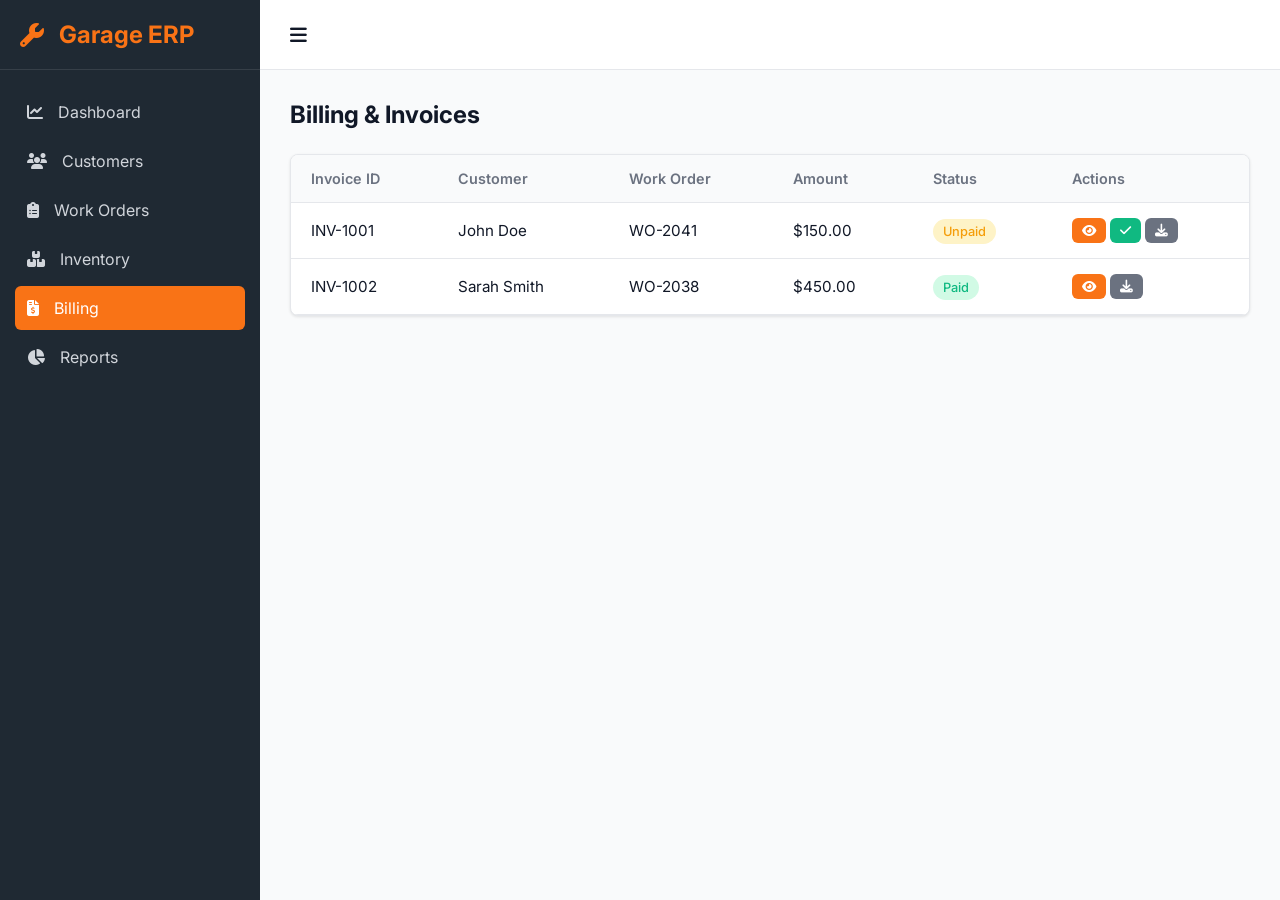
<file: billing.html>
<!-- billing.html -->
<!DOCTYPE html>
<html lang="en">
<head>
    <meta charset="UTF-8">
    <meta name="viewport" content="width=device-width, initial-scale=1.0">
    <title>Billing - Garage ERP</title>
    <link rel="stylesheet" href="https://cdnjs.cloudflare.com/ajax/libs/font-awesome/6.4.0/css/all.min.css">
    <link rel="stylesheet" href="css/style.css">
</head>
<body>

<div class="app-container">
    <aside class="sidebar" id="sidebar">
        <div class="sidebar-logo"><i class="fa-solid fa-wrench"></i><span class="logo-text">Garage ERP</span></div>
        <ul class="sidebar-menu">
            <li><a href="index.html"><i class="fa-solid fa-chart-line"></i> <span class="menu-text">Dashboard</span></a></li>
            <li><a href="customers.html"><i class="fa-solid fa-users"></i> <span class="menu-text">Customers</span></a></li>
            <li><a href="work-orders.html"><i class="fa-solid fa-clipboard-list"></i> <span class="menu-text">Work Orders</span></a></li>
            <li><a href="inventory.html"><i class="fa-solid fa-boxes-stacked"></i> <span class="menu-text">Inventory</span></a></li>
            <li><a href="billing.html" class="active"><i class="fa-solid fa-file-invoice-dollar"></i> <span class="menu-text">Billing</span></a></li>
            <li><a href="reports.html"><i class="fa-solid fa-chart-pie"></i> <span class="menu-text">Reports</span></a></li>
        </ul>
    </aside>

    <main class="main-wrapper" id="main-wrapper">
        <header class="top-nav">
            <div class="nav-left"><button id="sidebar-toggle"><i class="fa-solid fa-bars"></i></button></div>
        </header>

        <div class="content-area">
            <div class="page-header">
                <h2>Billing & Invoices</h2>
            </div>

            <div class="table-container">
                <table>
                    <thead>
                        <tr>
                            <th>Invoice ID</th>
                            <th>Customer</th>
                            <th>Work Order</th>
                            <th>Amount</th>
                            <th>Status</th>
                            <th>Actions</th>
                        </tr>
                    </thead>
                    <tbody>
                        <tr>
                            <td>INV-1001</td>
                            <td>John Doe</td>
                            <td>WO-2041</td>
                            <td>$150.00</td>
                            <td><span class="status-badge status-pending">Unpaid</span></td>
                            <td>
                                <button class="btn-primary" style="padding: 5px 10px; font-size: 0.8rem;" title="View Invoice"><i class="fa-solid fa-eye"></i></button>
                                <button class="btn-primary" style="padding: 5px 10px; font-size: 0.8rem; background: #10B981;" title="Mark Paid"><i class="fa-solid fa-check"></i></button>
                                <button class="btn-primary" style="padding: 5px 10px; font-size: 0.8rem; background: #6B7280;" title="Download PDF"><i class="fa-solid fa-download"></i></button>
                            </td>
                        </tr>
                        <tr>
                            <td>INV-1002</td>
                            <td>Sarah Smith</td>
                            <td>WO-2038</td>
                            <td>$450.00</td>
                            <td><span class="status-badge status-completed">Paid</span></td>
                            <td>
                                <button class="btn-primary" style="padding: 5px 10px; font-size: 0.8rem;" title="View Invoice"><i class="fa-solid fa-eye"></i></button>
                                <button class="btn-primary" style="padding: 5px 10px; font-size: 0.8rem; background: #6B7280;" title="Download PDF"><i class="fa-solid fa-download"></i></button>
                            </td>
                        </tr>
                    </tbody>
                </table>
            </div>
        </div>
    </main>
</div>

<script src="js/app.js"></script>
</body>
</html>
</file>
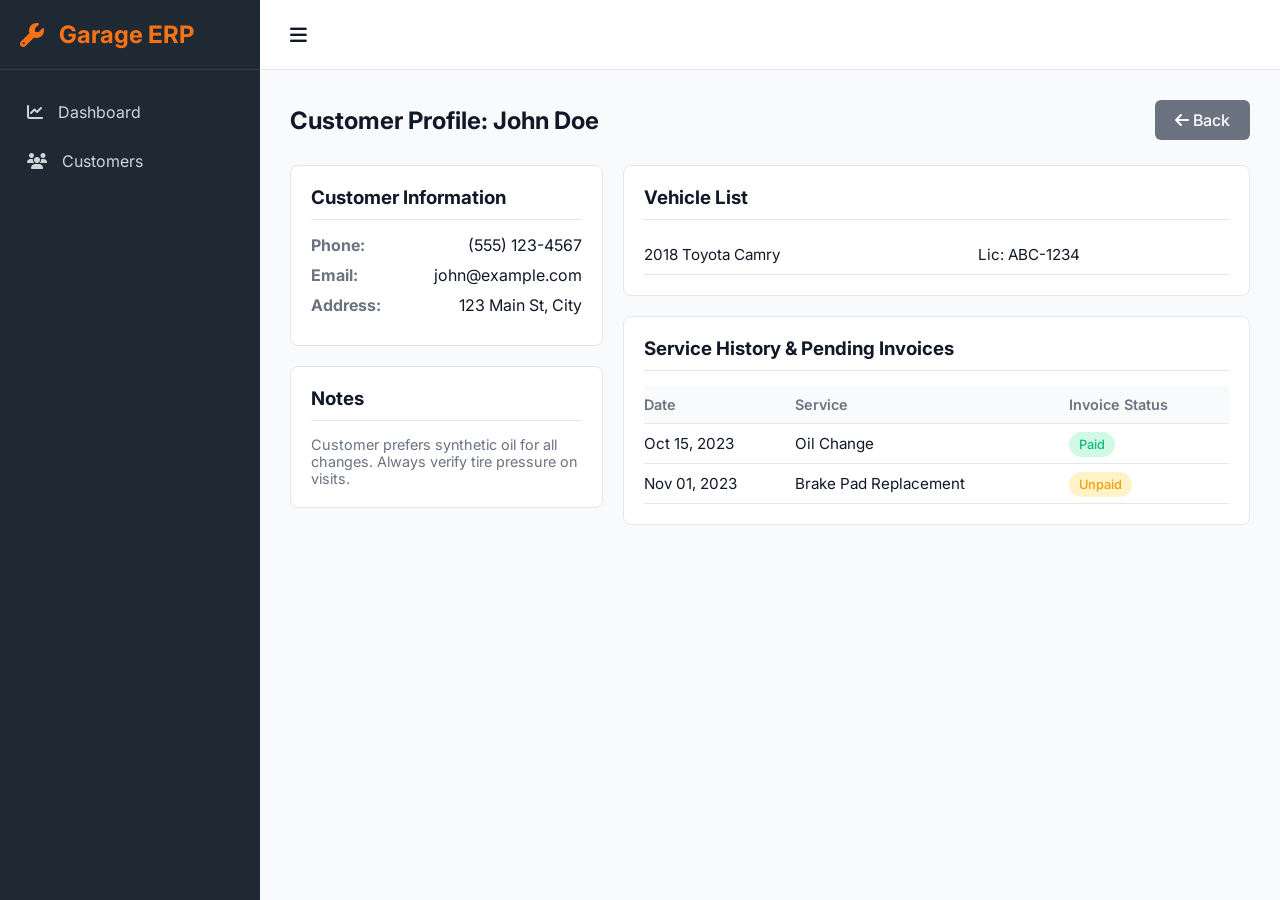
<file: customer-profile.html>
<!-- customer-profile.html -->
<!DOCTYPE html>
<html lang="en">
<head>
    <meta charset="UTF-8">
    <meta name="viewport" content="width=device-width, initial-scale=1.0">
    <title>Customer Profile - Garage ERP</title>
    <link rel="stylesheet" href="https://cdnjs.cloudflare.com/ajax/libs/font-awesome/6.4.0/css/all.min.css">
    <link rel="stylesheet" href="css/style.css">
    <style>
        .profile-grid { display: grid; grid-template-columns: 1fr 2fr; gap: 20px; }
        .profile-section { background: #fff; padding: 20px; border-radius: 8px; border: 1px solid var(--border-color); }
        .profile-section h3 { margin-bottom: 15px; border-bottom: 1px solid var(--border-color); padding-bottom: 10px;}
        .info-row { display: flex; justify-content: space-between; margin-bottom: 10px; }
        .info-row strong { color: var(--text-light); }
        @media(max-width: 768px) { .profile-grid { grid-template-columns: 1fr; } }
    </style>
</head>
<body>

<div class="app-container">
    <aside class="sidebar" id="sidebar">
        <!-- Sidebar menu -->
        <div class="sidebar-logo"><i class="fa-solid fa-wrench"></i><span class="logo-text">Garage ERP</span></div>
        <ul class="sidebar-menu">
            <li><a href="index.html"><i class="fa-solid fa-chart-line"></i> <span class="menu-text">Dashboard</span></a></li>
            <li><a href="customers.html" class="active"><i class="fa-solid fa-users"></i> <span class="menu-text">Customers</span></a></li>
        </ul>
    </aside>

    <main class="main-wrapper" id="main-wrapper">
        <header class="top-nav">
            <div class="nav-left"><button id="sidebar-toggle"><i class="fa-solid fa-bars"></i></button></div>
        </header>

        <div class="content-area">
            <div class="page-header">
                <h2>Customer Profile: John Doe</h2>
                <a href="customers.html" class="btn-primary" style="background:#6B7280; text-decoration:none;"><i class="fa-solid fa-arrow-left"></i> Back</a>
            </div>

            <div class="profile-grid">
                <!-- Left Column -->
                <div>
                    <div class="profile-section" style="margin-bottom: 20px;">
                        <h3>Customer Information</h3>
                        <div class="info-row"><strong>Phone:</strong> <span>(555) 123-4567</span></div>
                        <div class="info-row"><strong>Email:</strong> <span>john@example.com</span></div>
                        <div class="info-row"><strong>Address:</strong> <span>123 Main St, City</span></div>
                    </div>

                    <div class="profile-section">
                        <h3>Notes</h3>
                        <p style="font-size: 0.9rem; color: var(--text-light);">Customer prefers synthetic oil for all changes. Always verify tire pressure on visits.</p>
                    </div>
                </div>

                <!-- Right Column -->
                <div>
                    <div class="profile-section" style="margin-bottom: 20px;">
                        <h3>Vehicle List</h3>
                        <table style="width: 100%;">
                            <tr style="border-bottom: 1px solid #eee;">
                                <td style="padding: 10px 0;">2018 Toyota Camry</td>
                                <td style="padding: 10px 0;">Lic: ABC-1234</td>
                            </tr>
                        </table>
                    </div>

                    <div class="profile-section">
                        <h3>Service History & Pending Invoices</h3>
                        <table style="width: 100%;">
                            <tr>
                                <th style="padding: 10px 0;">Date</th>
                                <th style="padding: 10px 0;">Service</th>
                                <th style="padding: 10px 0;">Invoice Status</th>
                            </tr>
                            <tr style="border-bottom: 1px solid #eee;">
                                <td style="padding: 10px 0;">Oct 15, 2023</td>
                                <td style="padding: 10px 0;">Oil Change</td>
                                <td style="padding: 10px 0;"><span class="status-badge status-completed">Paid</span></td>
                            </tr>
                            <tr>
                                <td style="padding: 10px 0;">Nov 01, 2023</td>
                                <td style="padding: 10px 0;">Brake Pad Replacement</td>
                                <td style="padding: 10px 0;"><span class="status-badge status-pending">Unpaid</span></td>
                            </tr>
                        </table>
                    </div>
                </div>
            </div>
        </div>
    </main>
</div>

<script src="js/app.js"></script>
</body>
</html>
</file>
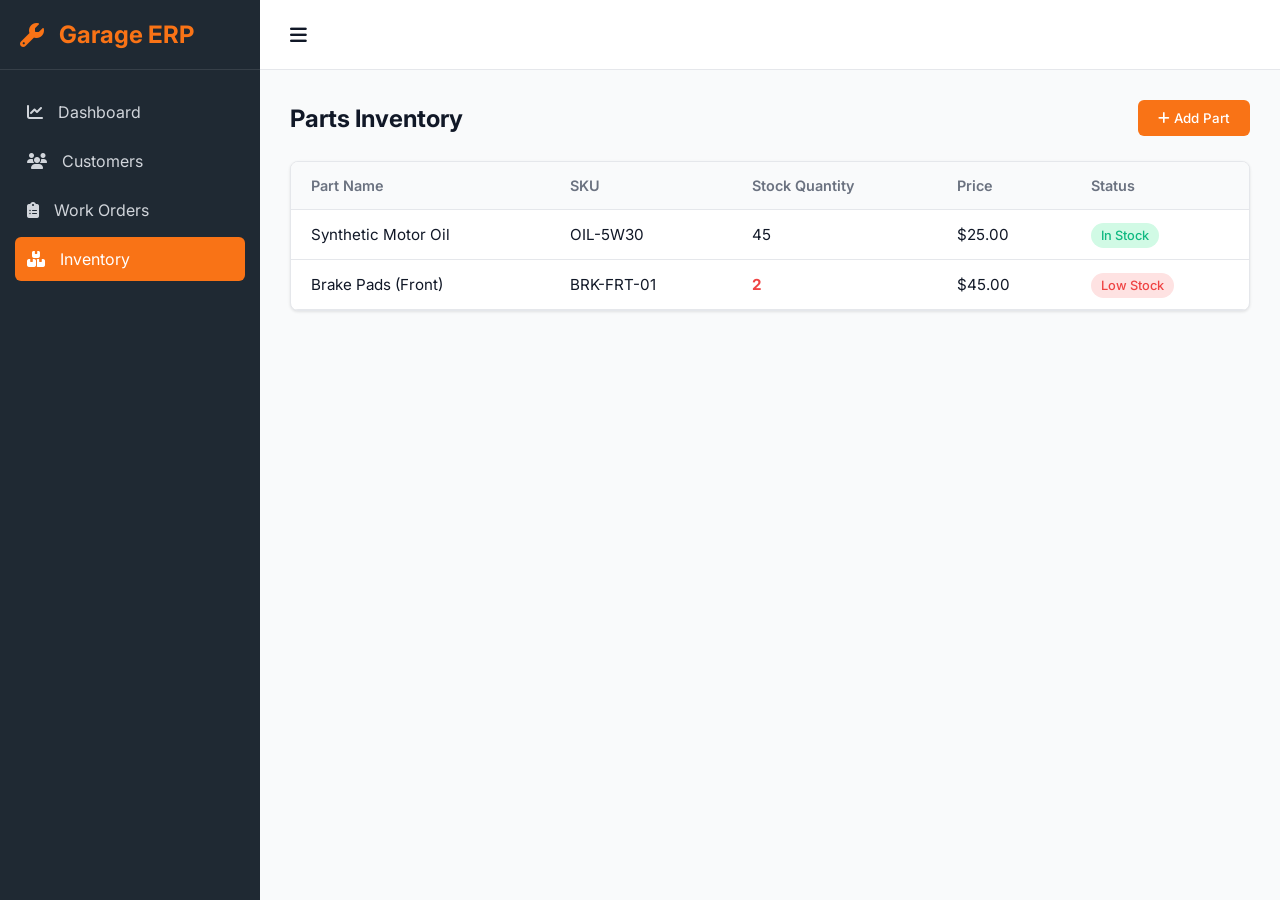
<file: inventory.html>
<!-- inventory.html -->
<!DOCTYPE html>
<html lang="en">
<head>
    <meta charset="UTF-8">
    <meta name="viewport" content="width=device-width, initial-scale=1.0">
    <title>Inventory - Garage ERP</title>
    <link rel="stylesheet" href="https://cdnjs.cloudflare.com/ajax/libs/font-awesome/6.4.0/css/all.min.css">
    <link rel="stylesheet" href="css/style.css">
</head>
<body>

<div class="app-container">
    <aside class="sidebar" id="sidebar">
        <div class="sidebar-logo"><i class="fa-solid fa-wrench"></i><span class="logo-text">Garage ERP</span></div>
        <ul class="sidebar-menu">
            <li><a href="index.html"><i class="fa-solid fa-chart-line"></i> <span class="menu-text">Dashboard</span></a></li>
            <li><a href="customers.html"><i class="fa-solid fa-users"></i> <span class="menu-text">Customers</span></a></li>
            <li><a href="work-orders.html"><i class="fa-solid fa-clipboard-list"></i> <span class="menu-text">Work Orders</span></a></li>
            <li><a href="inventory.html" class="active"><i class="fa-solid fa-boxes-stacked"></i> <span class="menu-text">Inventory</span></a></li>
        </ul>
    </aside>

    <main class="main-wrapper" id="main-wrapper">
        <header class="top-nav">
            <div class="nav-left"><button id="sidebar-toggle"><i class="fa-solid fa-bars"></i></button></div>
        </header>

        <div class="content-area">
            <div class="page-header">
                <h2>Parts Inventory</h2>
                <button class="btn-primary"><i class="fa-solid fa-plus"></i> Add Part</button>
            </div>

            <div class="table-container">
                <table>
                    <thead>
                        <tr>
                            <th>Part Name</th>
                            <th>SKU</th>
                            <th>Stock Quantity</th>
                            <th>Price</th>
                            <th>Status</th>
                        </tr>
                    </thead>
                    <tbody>
                        <tr>
                            <td>Synthetic Motor Oil</td>
                            <td>OIL-5W30</td>
                            <td>45</td>
                            <td>$25.00</td>
                            <td><span class="status-badge status-completed">In Stock</span></td>
                        </tr>
                        <tr>
                            <td>Brake Pads (Front)</td>
                            <td>BRK-FRT-01</td>
                            <td style="color:var(--danger); font-weight:bold;">2</td>
                            <td>$45.00</td>
                            <td><span class="status-badge status-danger">Low Stock</span></td>
                        </tr>
                    </tbody>
                </table>
            </div>
        </div>
    </main>
</div>

<script src="js/app.js"></script>
</body>
</html>
</file>
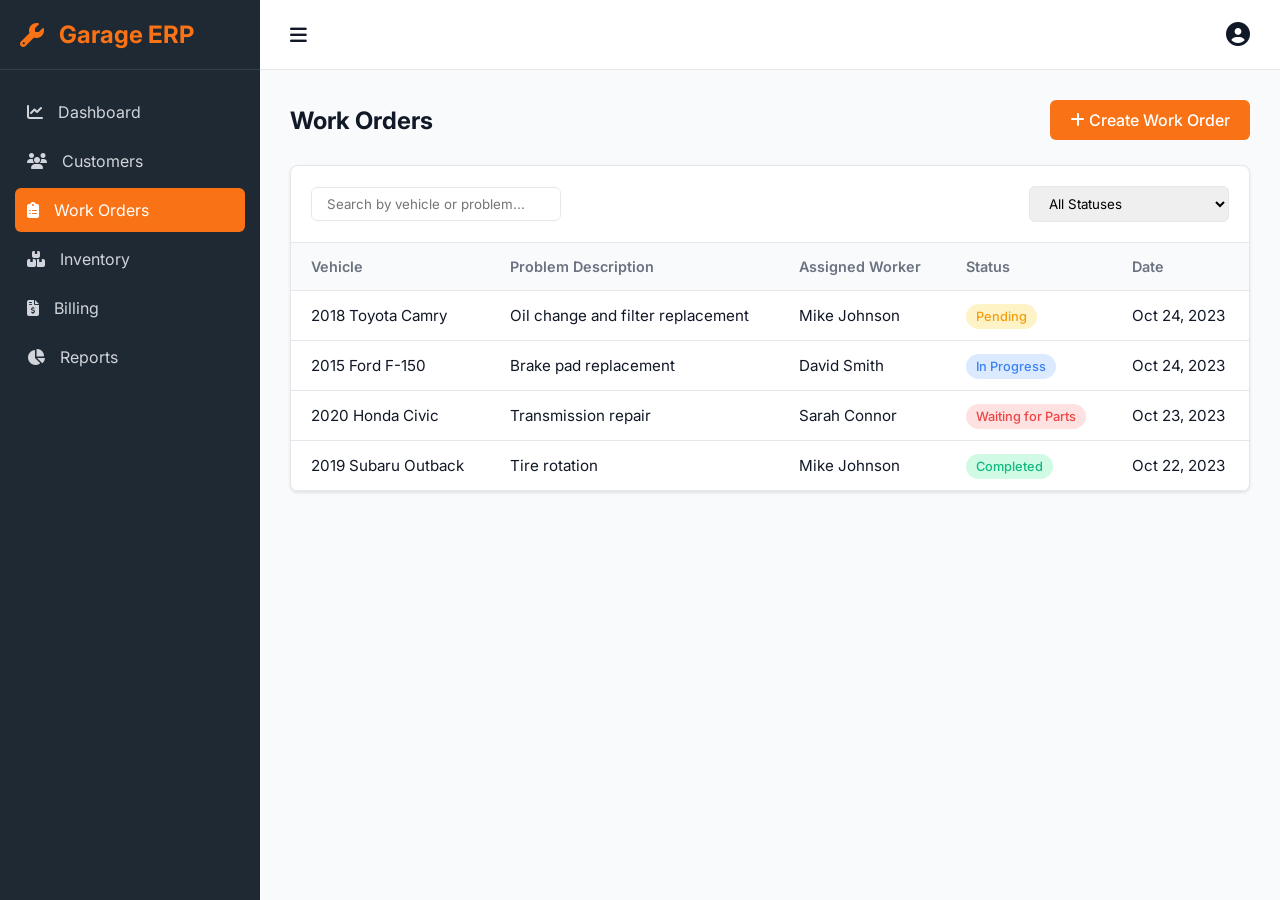
<file: work-orders.html>
<!-- work-orders.html -->
<!DOCTYPE html>
<html lang="en">
<head>
    <meta charset="UTF-8">
    <meta name="viewport" content="width=device-width, initial-scale=1.0">
    <title>Work Orders - Garage ERP</title>
    <link rel="stylesheet" href="https://cdnjs.cloudflare.com/ajax/libs/font-awesome/6.4.0/css/all.min.css">
    <link rel="stylesheet" href="css/style.css">
</head>
<body>

<div class="app-container">
    <aside class="sidebar" id="sidebar">
        <div class="sidebar-logo"><i class="fa-solid fa-wrench"></i><span class="logo-text">Garage ERP</span></div>
        <ul class="sidebar-menu">
            <li><a href="index.html"><i class="fa-solid fa-chart-line"></i> <span class="menu-text">Dashboard</span></a></li>
            <li><a href="customers.html"><i class="fa-solid fa-users"></i> <span class="menu-text">Customers</span></a></li>
            <li><a href="work-orders.html" class="active"><i class="fa-solid fa-clipboard-list"></i> <span class="menu-text">Work Orders</span></a></li>
            <li><a href="inventory.html"><i class="fa-solid fa-boxes-stacked"></i> <span class="menu-text">Inventory</span></a></li>
            <li><a href="billing.html"><i class="fa-solid fa-file-invoice-dollar"></i> <span class="menu-text">Billing</span></a></li>
            <li><a href="reports.html"><i class="fa-solid fa-chart-pie"></i> <span class="menu-text">Reports</span></a></li>
        </ul>
    </aside>

    <main class="main-wrapper" id="main-wrapper">
        <header class="top-nav">
            <div class="nav-left"><button id="sidebar-toggle"><i class="fa-solid fa-bars"></i></button></div>
            <div class="nav-right"><i class="fa-solid fa-circle-user fa-xl"></i></div>
        </header>

        <div class="content-area">
            <div class="page-header">
                <h2>Work Orders</h2>
                <a href="create-work-order.html" class="btn-primary" style="text-decoration:none;"><i class="fa-solid fa-plus"></i> Create Work Order</a>
            </div>

            <div class="table-container">
                <div class="table-header-actions">
                    <input type="text" class="search-bar" id="searchWorkOrder" placeholder="Search by vehicle or problem...">
                    <select class="search-bar" id="statusFilter" style="width: 200px;">
                        <option value="all">All Statuses</option>
                        <option value="pending">Pending</option>
                        <option value="progress">In Progress</option>
                        <option value="waiting">Waiting for Parts</option>
                        <option value="completed">Completed</option>
                    </select>
                </div>
                <table>
                    <thead>
                        <tr>
                            <th>Vehicle</th>
                            <th>Problem Description</th>
                            <th>Assigned Worker</th>
                            <th>Status</th>
                            <th>Date</th>
                        </tr>
                    </thead>
                    <tbody id="workOrderTableBody">
                        <tr data-status="pending">
                            <td>2018 Toyota Camry</td>
                            <td>Oil change and filter replacement</td>
                            <td>Mike Johnson</td>
                            <td><span class="status-badge status-pending">Pending</span></td>
                            <td>Oct 24, 2023</td>
                        </tr>
                        <tr data-status="progress">
                            <td>2015 Ford F-150</td>
                            <td>Brake pad replacement</td>
                            <td>David Smith</td>
                            <td><span class="status-badge status-progress">In Progress</span></td>
                            <td>Oct 24, 2023</td>
                        </tr>
                        <tr data-status="waiting">
                            <td>2020 Honda Civic</td>
                            <td>Transmission repair</td>
                            <td>Sarah Connor</td>
                            <td><span class="status-badge status-danger">Waiting for Parts</span></td>
                            <td>Oct 23, 2023</td>
                        </tr>
                        <tr data-status="completed">
                            <td>2019 Subaru Outback</td>
                            <td>Tire rotation</td>
                            <td>Mike Johnson</td>
                            <td><span class="status-badge status-completed">Completed</span></td>
                            <td>Oct 22, 2023</td>
                        </tr>
                    </tbody>
                </table>
            </div>
        </div>
    </main>
</div>

<script src="js/app.js"></script>
<script src="js/workorders.js"></script>
</body>
</html>
</file>
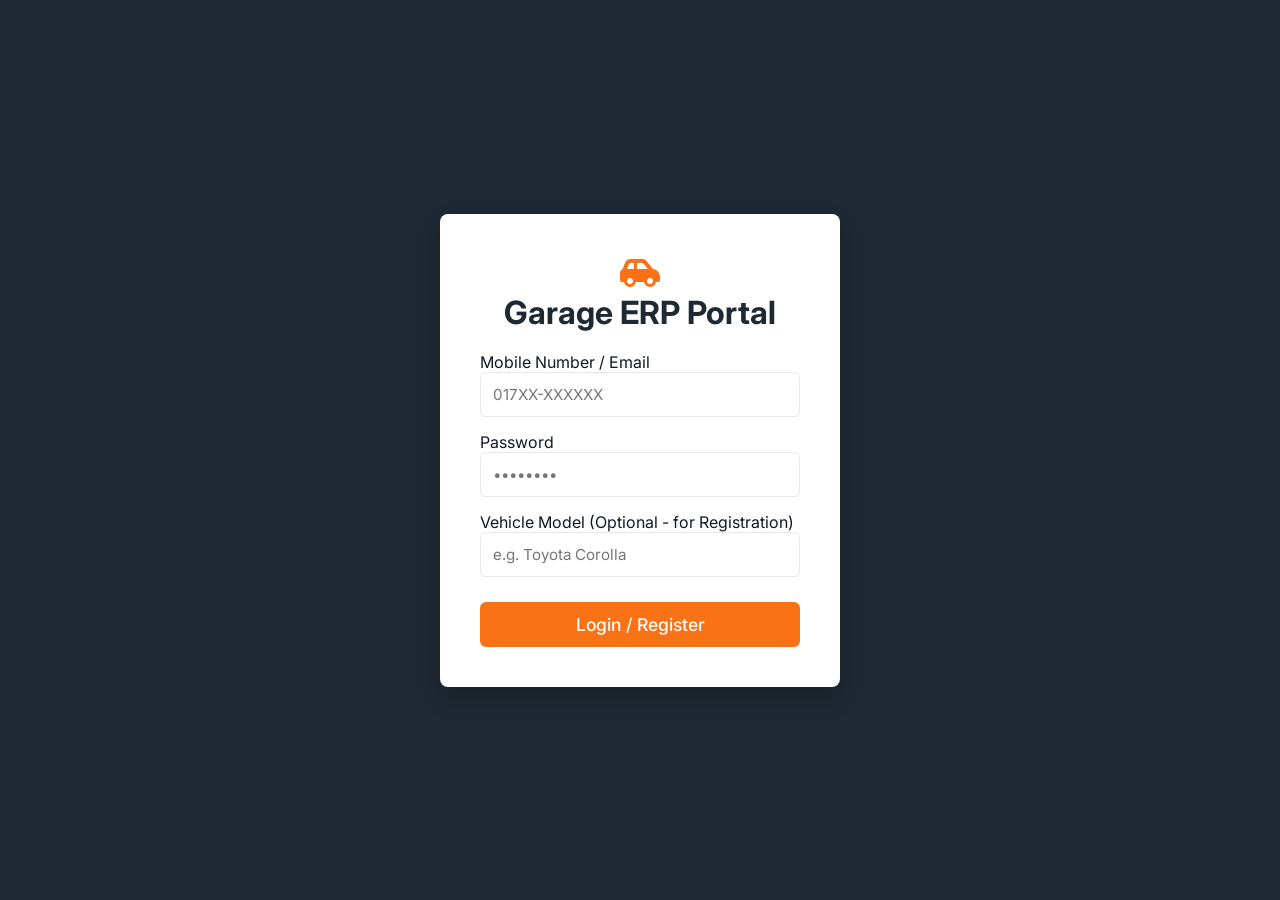
<file: customer/customer-login.html>
<!DOCTYPE html>
<html lang="en">
<head>
    <meta charset="UTF-8">
    <meta name="viewport" content="width=device-width, initial-scale=1.0">
    <title>Customer Login - Garage ERP</title>
    <link rel="stylesheet" href="https://cdnjs.cloudflare.com/ajax/libs/font-awesome/6.4.0/css/all.min.css">
    <link rel="stylesheet" href="css/customer-style.css">
</head>
<body>
    <div class="auth-wrapper">
        <div class="auth-card">
            <div class="auth-logo"><i class="fa-solid fa-car-side"></i><br><span style="font-weight:700; color:var(--primary-color);">Garage ERP Portal</span></div>
            <form action="customer-dashboard.html">
                <div class="form-group">
                    <label>Mobile Number / Email</label>
                    <input type="text" class="form-control" placeholder="017XX-XXXXXX" required>
                </div>
                <div class="form-group">
                    <label>Password</label>
                    <input type="password" class="form-control" placeholder="••••••••" required>
                </div>
                <div class="form-group">
                    <label>Vehicle Model (Optional - for Registration)</label>
                    <input type="text" class="form-control" placeholder="e.g. Toyota Corolla">
                </div>
                <button type="submit" class="btn-primary" style="width: 100%; font-size: 1.1rem; padding: 12px; margin-top: 10px;">Login / Register</button>
            </form>
        </div>
    </div>
</body>
</html>
</file>
<file: css/style.css>
/* css/style.css */
@import url('https://fonts.googleapis.com/css2?family=Inter:wght@300;400;500;600;700&display=swap');

:root {
    --primary-color: #1F2933;
    --accent-color: #F97316;
    --bg-color: #F9FAFB;
    --text-color: #111827;
    --text-light: #6B7280;
    --white: #FFFFFF;
    --border-color: #E5E7EB;
    --danger: #EF4444;
    --success: #10B981;
    --warning: #F59E0B;
    --sidebar-width: 260px;
    --sidebar-collapsed-width: 70px;
}

* {
    margin: 0;
    padding: 0;
    box-sizing: border-box;
    font-family: 'Inter', sans-serif;
}

body {
    background-color: var(--bg-color);
    color: var(--text-color);
}

/* Layout */
.app-container {
    display: flex;
    min-height: 100vh;
    overflow-x: hidden;
}

/* Sidebar */
.sidebar {
    width: var(--sidebar-width);
    background-color: var(--primary-color);
    color: var(--white);
    transition: width 0.3s ease;
    display: flex;
    flex-direction: column;
    position: fixed;
    height: 100vh;
    z-index: 100;
}

.sidebar.collapsed {
    width: var(--sidebar-collapsed-width);
}

.sidebar-logo {
    padding: 20px;
    font-size: 1.5rem;
    font-weight: 700;
    display: flex;
    align-items: center;
    gap: 15px;
    border-bottom: 1px solid rgba(255,255,255,0.1);
    color: var(--accent-color);
}

.sidebar.collapsed .logo-text {
    display: none;
}

.sidebar-menu {
    list-style: none;
    padding: 20px 0;
    flex-grow: 1;
}

.sidebar-menu li {
    padding: 0 15px;
    margin-bottom: 5px;
}

.sidebar-menu a {
    color: #D1D5DB;
    text-decoration: none;
    display: flex;
    align-items: center;
    gap: 15px;
    padding: 12px;
    border-radius: 6px;
    transition: all 0.2s;
    white-space: nowrap;
}

.sidebar-menu a:hover, .sidebar-menu a.active {
    background-color: var(--accent-color);
    color: var(--white);
}

.sidebar.collapsed .menu-text {
    display: none;
}

/* Main Content */
.main-wrapper {
    flex-grow: 1;
    margin-left: var(--sidebar-width);
    display: flex;
    flex-direction: column;
    min-width: 0;
    transition: margin-left 0.3s ease;
}

.main-wrapper.expanded {
    margin-left: var(--sidebar-collapsed-width);
}

/* Top Nav */
.top-nav {
    height: 70px;
    background-color: var(--white);
    border-bottom: 1px solid var(--border-color);
    display: flex;
    align-items: center;
    justify-content: space-between;
    padding: 0 30px;
    position: sticky;
    top: 0;
    z-index: 99;
}

.nav-left button {
    background: none;
    border: none;
    font-size: 1.2rem;
    cursor: pointer;
    color: var(--text-color);
}

.nav-right {
    display: flex;
    align-items: center;
    gap: 20px;
}

/* Content Area */
.content-area {
    padding: 30px;
    flex-grow: 1;
}

.page-header {
    display: flex;
    justify-content: space-between;
    align-items: center;
    margin-bottom: 25px;
}

/* Components */
.btn-primary {
    background-color: var(--accent-color);
    color: var(--white);
    border: none;
    padding: 10px 20px;
    border-radius: 6px;
    cursor: pointer;
    font-weight: 500;
    transition: opacity 0.2s;
}

.btn-primary:hover {
    opacity: 0.9;
}

/* Cards & Grid */
.stats-grid {
    display: grid;
    grid-template-columns: repeat(auto-fit, minmax(240px, 1fr));
    gap: 20px;
    margin-bottom: 30px;
}

.stat-card {
    background: var(--white);
    padding: 25px;
    border-radius: 8px;
    box-shadow: 0 1px 3px rgba(0,0,0,0.1);
    border: 1px solid var(--border-color);
    display: flex;
    align-items: center;
    gap: 20px;
}

.stat-icon {
    font-size: 2rem;
    color: var(--accent-color);
    background: #FFF7ED;
    padding: 15px;
    border-radius: 50%;
}

.stat-details h3 {
    font-size: 0.9rem;
    color: var(--text-light);
    font-weight: 500;
}

.stat-details p {
    font-size: 1.5rem;
    font-weight: 700;
    color: var(--text-color);
    margin-top: 5px;
}

/* Charts Section */
.charts-grid {
    display: grid;
    grid-template-columns: repeat(auto-fit, minmax(400px, 1fr));
    gap: 20px;
    margin-bottom: 30px;
}

.chart-card {
    background: var(--white);
    padding: 25px;
    border-radius: 8px;
    box-shadow: 0 1px 3px rgba(0,0,0,0.1);
    border: 1px solid var(--border-color);
}

/* Data Tables */
.table-container {
    background: var(--white);
    border-radius: 8px;
    box-shadow: 0 1px 3px rgba(0,0,0,0.1);
    border: 1px solid var(--border-color);
    overflow-x: auto;
}

.table-header-actions {
    padding: 20px;
    display: flex;
    justify-content: space-between;
    align-items: center;
    border-bottom: 1px solid var(--border-color);
}

.search-bar {
    padding: 8px 15px;
    border: 1px solid var(--border-color);
    border-radius: 6px;
    width: 250px;
    outline: none;
}

table {
    width: 100%;
    border-collapse: collapse;
}

th, td {
    padding: 15px 20px;
    text-align: left;
    border-bottom: 1px solid var(--border-color);
}

th {
    background-color: var(--bg-color);
    font-weight: 600;
    color: var(--text-light);
    font-size: 0.9rem;
}

td {
    font-size: 0.95rem;
}

.status-badge {
    padding: 5px 10px;
    border-radius: 20px;
    font-size: 0.8rem;
    font-weight: 500;
}
.status-pending { background: #FEF3C7; color: var(--warning); }
.status-progress { background: #DBEAFE; color: #3B82F6; }
.status-completed { background: #D1FAE5; color: var(--success); }
.status-danger { background: #FEE2E2; color: var(--danger); }

/* Responsive Design */
@media (max-width: 768px) {
    .sidebar { transform: translateX(-100%); width: var(--sidebar-width); }
    .sidebar.mobile-open { transform: translateX(0); }
    .main-wrapper, .main-wrapper.expanded { margin-left: 0; }
    .charts-grid { grid-template-columns: 1fr; }
    .table-header-actions { flex-direction: column; gap: 15px; align-items: flex-start; }
    .search-bar { width: 100%; }
}
</file>
<file: customer/css/customer-style.css>
/* css/customer-style.css */
@import url('https://fonts.googleapis.com/css2?family=Inter:wght@300;400;500;600;700&display=swap');

:root {
    --primary-color: #1F2933;
    --accent-color: #F97316;
    --bg-color: #F9FAFB;
    --text-color: #111827;
    --text-light: #6B7280;
    --white: #FFFFFF;
    --border-color: #E5E7EB;
    --success: #10B981;
    --danger: #EF4444;
    --bkash: #E2136E;
    --nagad: #F7931E;
    --sidebar-width: 260px;
}

* { margin: 0; padding: 0; box-sizing: border-box; font-family: 'Inter', sans-serif; }
body { background-color: var(--bg-color); color: var(--text-color); }

/* Layout Elements */
.app-container { display: flex; min-height: 100vh; overflow-x: hidden; }

/* Sidebar */
.sidebar { width: var(--sidebar-width); background-color: var(--primary-color); color: var(--white); transition: width 0.3s ease, transform 0.3s ease; display: flex; flex-direction: column; position: fixed; height: 100vh; z-index: 100; }
.sidebar-logo { padding: 20px; font-size: 1.5rem; font-weight: 700; display: flex; align-items: center; gap: 15px; border-bottom: 1px solid rgba(255,255,255,0.1); color: var(--accent-color); }
.sidebar-menu { list-style: none; padding: 20px 0; flex-grow: 1; }
.sidebar-menu li { padding: 0 15px; margin-bottom: 5px; }
.sidebar-menu a { color: #D1D5DB; text-decoration: none; display: flex; align-items: center; gap: 15px; padding: 12px; border-radius: 6px; transition: all 0.2s; }
.sidebar-menu a:hover, .sidebar-menu a.active { background-color: var(--accent-color); color: var(--white); }

/* Main Content */
.main-wrapper { flex-grow: 1; margin-left: var(--sidebar-width); display: flex; flex-direction: column; min-width: 0; transition: margin-left 0.3s ease; }
.content-area { padding: 30px; flex-grow: 1; }

/* Top Nav */
.top-nav { height: 70px; background-color: var(--white); border-bottom: 1px solid var(--border-color); display: flex; align-items: center; justify-content: space-between; padding: 0 30px; position: sticky; top: 0; z-index: 99; }
.nav-left { display: flex; align-items: center; gap: 15px; }
.nav-left button { background: none; border: none; font-size: 1.2rem; cursor: pointer; color: var(--text-color); }
.vehicle-info { background: #FFF7ED; color: var(--accent-color); padding: 5px 12px; border-radius: 20px; font-size: 0.85rem; font-weight: 500; border: 1px solid #FED7AA; }
.nav-right { display: flex; align-items: center; gap: 20px; position: relative; }
.customer-name { font-weight: 500; }

/* Notifications */
.bell-icon { position: relative; cursor: pointer; font-size: 1.2rem; color: var(--text-light); }
.bell-badge { position: absolute; top: -5px; right: -5px; background: var(--danger); color: white; font-size: 0.6rem; font-weight: bold; width: 16px; height: 16px; border-radius: 50%; display: flex; align-items: center; justify-content: center; }

/* Cards & Grid */
.stats-grid, .charts-grid { display: grid; gap: 20px; margin-bottom: 30px; }
.stats-grid { grid-template-columns: repeat(auto-fit, minmax(220px, 1fr)); }
.charts-grid { grid-template-columns: repeat(auto-fit, minmax(400px, 1fr)); }
.stat-card, .chart-card, .content-card { background: var(--white); padding: 25px; border-radius: 8px; box-shadow: 0 1px 3px rgba(0,0,0,0.1); border: 1px solid var(--border-color); }

.stat-icon { font-size: 2rem; color: var(--accent-color); background: #FFF7ED; padding: 15px; border-radius: 50%; width: 60px; height: 60px; display: flex; align-items: center; justify-content: center; float: left; margin-right: 15px;}
.stat-details h3 { font-size: 0.9rem; color: var(--text-light); font-weight: 500; }
.stat-details p { font-size: 1.3rem; font-weight: 700; color: var(--text-color); margin-top: 5px; }

/* Buttons & Forms */
.btn-primary { background-color: var(--accent-color); color: var(--white); border: none; padding: 10px 20px; border-radius: 6px; cursor: pointer; font-weight: 500; }
.btn-primary:hover { opacity: 0.9; }
.form-group { margin-bottom: 15px; }
.form-control { width: 100%; padding: 12px; border: 1px solid var(--border-color); border-radius: 6px; font-size: 0.95rem; outline: none; }
.form-control:focus { border-color: var(--accent-color); }

/* Authentication Page */
.auth-wrapper { height: 100vh; display: flex; align-items: center; justify-content: center; background: var(--primary-color); }
.auth-card { background: white; padding: 40px; border-radius: 8px; width: 100%; max-width: 400px; box-shadow: 0 10px 25px rgba(0,0,0,0.2); }
.auth-logo { text-align: center; color: var(--accent-color); font-size: 2rem; margin-bottom: 20px; }

/* AI Integration Box */
.ai-suggestion-box { background: #EFF6FF; border: 1px solid #BFDBFE; border-radius: 8px; padding: 15px; margin-top: 15px; display: none; }
.ai-suggestion-box h4 { color: #1D4ED8; margin-bottom: 5px; display: flex; align-items: center; gap: 8px; }

/* Floating AI Chat */
.ai-chat-btn { position: fixed; bottom: 30px; right: 30px; width: 60px; height: 60px; border-radius: 50%; background: var(--accent-color); color: white; display: flex; align-items: center; justify-content: center; font-size: 1.8rem; cursor: pointer; box-shadow: 0 4px 10px rgba(249, 115, 22, 0.4); z-index: 1000; transition: transform 0.2s; }
.ai-chat-btn:hover { transform: scale(1.05); }
.chat-window { position: fixed; bottom: 100px; right: 30px; width: 350px; background: white; border-radius: 12px; box-shadow: 0 5px 20px rgba(0,0,0,0.15); z-index: 1000; display: none; overflow: hidden; border: 1px solid var(--border-color); }
.chat-header { background: var(--primary-color); color: white; padding: 15px; display: flex; justify-content: space-between; align-items: center; }
.chat-body { height: 300px; overflow-y: auto; padding: 15px; background: #F9FAFB; display: flex; flex-direction: column; gap: 10px; }
.chat-msg { max-width: 80%; padding: 10px 15px; border-radius: 15px; font-size: 0.9rem; }
.msg-ai { background: white; border: 1px solid var(--border-color); align-self: flex-start; border-bottom-left-radius: 2px; }
.msg-user { background: var(--accent-color); color: white; align-self: flex-end; border-bottom-right-radius: 2px; }
.chat-faq { display: flex; gap: 5px; flex-wrap: wrap; padding: 10px 15px; background: white; border-top: 1px solid var(--border-color); }
.faq-chip { background: #E5E7EB; font-size: 0.75rem; padding: 5px 10px; border-radius: 15px; cursor: pointer; }
.chat-input-area { display: flex; padding: 10px; background: white; border-top: 1px solid var(--border-color); }
.chat-input-area input { flex-grow: 1; border: none; outline: none; padding: 8px; font-size: 0.9rem; }

/* Payment Methods */
.payment-btn { padding: 5px 12px; border: none; border-radius: 4px; color: white; font-weight: 500; cursor: pointer; font-size: 0.8rem; display: inline-flex; align-items: center; gap: 5px; margin-right: 5px; }
.btn-bkash { background-color: var(--bkash); }
.btn-nagad { background-color: var(--nagad); }
.btn-card { background-color: var(--primary-color); }

/* Table Styles */
table { width: 100%; border-collapse: collapse; margin-top: 10px; }
th, td { padding: 15px; text-align: left; border-bottom: 1px solid var(--border-color); font-size: 0.9rem; }
th { background-color: var(--bg-color); font-weight: 600; color: var(--text-light); }

/* Responsive */
@media (max-width: 768px) {
    .sidebar { transform: translateX(-100%); }
    .sidebar.mobile-open { transform: translateX(0); }
    .main-wrapper { margin-left: 0; }
    .nav-right .customer-name { display: none; }
    .charts-grid { grid-template-columns: 1fr; }
    .chat-window { width: calc(100% - 40px); right: 20px; bottom: 90px; }
}
</file>
